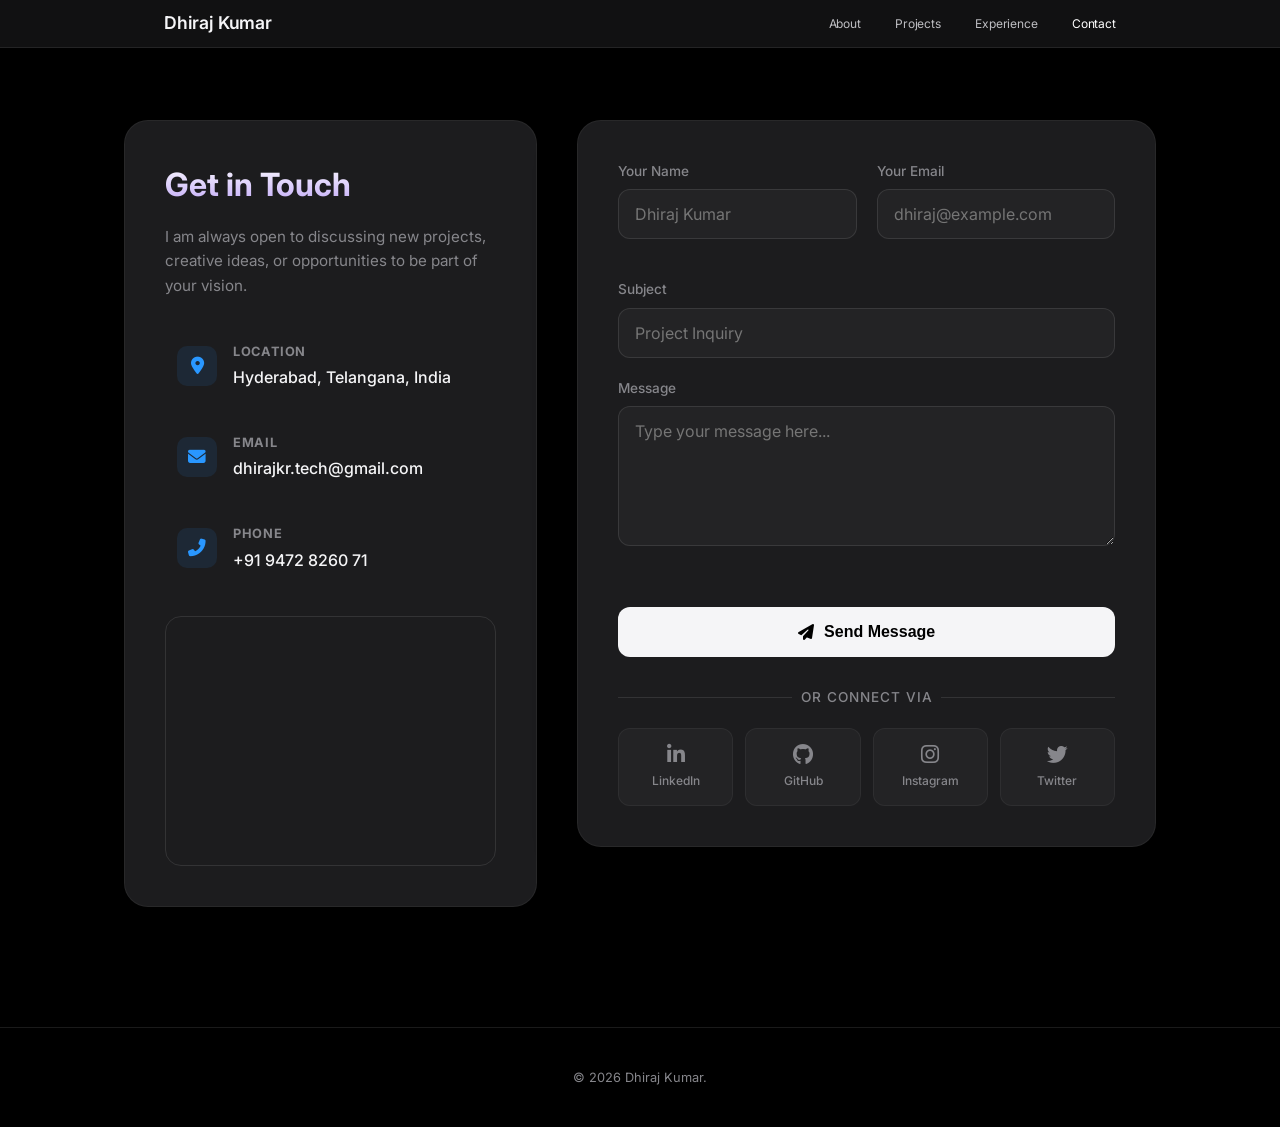
<file: contact.html>
<!DOCTYPE html>
<html lang="en">
<head>
    <meta charset="UTF-8">
    <meta name="viewport" content="width=device-width, initial-scale=1.0">
    <title>Contact | Dhiraj Kumar</title>
    <link rel="icon" href="https://raw.githubusercontent.com/dhiraj7kr/digitalDhiraj/refs/heads/main/Project/Flower.png" type="image/png">
    <link href="https://fonts.googleapis.com/css2?family=Inter:wght@300;400;500;600;700&display=swap" rel="stylesheet">
    <link rel="stylesheet" href="https://cdnjs.cloudflare.com/ajax/libs/font-awesome/6.4.0/css/all.min.css">
    
    <link rel="stylesheet" href="styles.css">
    <link rel="stylesheet" href="contactcss.css">
</head>
<body>
    <nav>
        <div class="nav-container">
            <a href="index.html" class="logo">Dhiraj Kumar</a>
            <div class="nav-links">
                <a href="about.html">About</a>
                <a href="project.html">Projects</a>
                <a href="experience.html">Experience</a>
                <a href="contact.html" class="active">Contact</a>
            </div>
            <div class="hamburger" id="hamburger-btn">
                <div class="line"></div>
                <div class="line"></div>
            </div>
        </div>
    </nav>
    <div class="mobile-menu-overlay" id="mobile-menu">
        <a href="about.html" class="mobile-link">About</a>
        <a href="project.html" class="mobile-link">Projects</a>
        <a href="experience.html" class="mobile-link">Experience</a>
        <a href="contact.html" class="mobile-link">Contact</a>
    </div>

    <section class="contact-section">
        <div class="container">
            <div class="contact-grid">
                
                <div class="info-card">
                    <h2>Get in Touch</h2>
                    <p class="info-text">
                        I am always open to discussing new projects, creative ideas, or opportunities to be part of your vision.
                    </p>

                    <div class="contact-list">
                        <div class="contact-item">
                            <div class="icon-box"><i class="fas fa-map-marker-alt"></i></div>
                            <div class="contact-details">
                                <h3>Location</h3>
                                <p>Hyderabad, Telangana, India</p>
                            </div>
                        </div>

                        <div class="contact-item">
                            <div class="icon-box"><i class="fas fa-envelope"></i></div>
                            <div class="contact-details">
                                <h3>Email</h3>
                                <a href="mailto:dhirajkr.tech@gmail.com">dhirajkr.tech@gmail.com</a>
                            </div>
                        </div>

                        <div class="contact-item">
                            <div class="icon-box"><i class="fas fa-phone-alt"></i></div>
                            <div class="contact-details">
                                <h3>Phone</h3>
                                <a href="tel:+919472826071">+91 9472 8260 71</a>
                            </div>
                        </div>
                    </div>

                    <div class="map-container">
                        <iframe 
                            class="map-frame"
                            src="https://www.google.com/maps/embed?pb=!1m18!1m12!1m3!1d243647.3160407062!2d78.26795895786377!3d17.412299800612457!2m3!1f0!2f0!3f0!3m2!1i1024!2i768!4f13.1!3m3!1m2!1s0x3bcb99daeaebd2c7%3A0xae93b78392bafbc2!2sHyderabad%2C%20Telangana!5e0!3m2!1sen!2sin!4v1700000000000!5m2!1sen!2sin" 
                            allowfullscreen="" 
                            loading="lazy" 
                            referrerpolicy="no-referrer-when-downgrade">
                        </iframe>
                    </div>
                </div>

                <div class="form-card">
                    <form id="contact-form" action="https://formspree.io/f/xnjjveza" method="POST">
                        <div class="form-group-row">
                            <div class="form-group">
                                <label class="form-label">Your Name</label>
                                <input type="text" name="name" class="form-input" placeholder="Dhiraj Kumar" required>
                            </div>
                            <div class="form-group">
                                <label class="form-label">Your Email</label>
                                <input type="email" name="email" class="form-input" placeholder="dhiraj@example.com" required>
                            </div>
                        </div>

                        <div class="form-group">
                            <label class="form-label">Subject</label>
                            <input type="text" name="subject" class="form-input" placeholder="Project Inquiry" required>
                        </div>

                        <div class="form-group">
                            <label class="form-label">Message</label>
                            <textarea name="message" class="form-textarea" placeholder="Type your message here..." required></textarea>
                        </div>

                        <p id="form-status" style="margin-bottom: 15px; font-size: 0.9rem; min-height: 20px;"></p>

                        <button type="submit" class="submit-btn">
                            <i class="fas fa-paper-plane"></i> Send Message
                        </button>
                    </form>

                    <div class="form-divider">Or connect via</div>

                    <div class="social-grid">
                        <a href="https://linkedin.com/in/dhiraj7kr" target="_blank" class="social-card">
                            <i class="fab fa-linkedin-in"></i>
                            <span>LinkedIn</span>
                        </a>
                        <a href="https://github.com/dhiraj7kr" target="_blank" class="social-card">
                            <i class="fab fa-github"></i>
                            <span>GitHub</span>
                        </a>
                        <a href="https://instagram.com/dhiraj7kr" target="_blank" class="social-card">
                            <i class="fab fa-instagram"></i>
                            <span>Instagram</span>
                        </a>
                        <a href="https://twitter.com/dhiraj7kr" target="_blank" class="social-card">
                            <i class="fab fa-twitter"></i>
                            <span>Twitter</span>
                        </a>
                    </div>
                </div>

            </div>
        </div>
    </section>

    <footer><p>© 2026 Dhiraj Kumar.</p></footer>
    <script src="script.js"></script>

    <script>
        const form = document.getElementById("contact-form");
        
        async function handleSubmit(event) {
            event.preventDefault();
            const status = document.getElementById("form-status");
            const btn = form.querySelector('.submit-btn');
            const originalBtnText = btn.innerHTML;

            btn.innerHTML = "<i class='fas fa-spinner fa-spin'></i> Sending...";
            btn.disabled = true;
            status.innerHTML = "";

            const data = new FormData(event.target);

            fetch(event.target.action, {
                method: form.method,
                body: data,
                headers: { 'Accept': 'application/json' }
            }).then(response => {
                if (response.ok) {
                    status.innerHTML = "Message sent successfully!";
                    status.style.color = "#4caf50";
                    form.reset();
                } else {
                    response.json().then(data => {
                        if (Object.hasOwn(data, 'errors')) {
                            status.innerHTML = data["errors"].map(error => error["message"]).join(", ");
                        } else {
                            status.innerHTML = "Oops! There was a problem submitting your form";
                        }
                        status.style.color = "#f44336";
                    })
                }
            }).catch(error => {
                status.innerHTML = "Oops! There was a problem submitting your form";
                status.style.color = "#f44336";
            }).finally(() => {
                btn.innerHTML = originalBtnText;
                btn.disabled = false;
            });
        }
        form.addEventListener("submit", handleSubmit);
    </script>
</body>
</html>
</file>
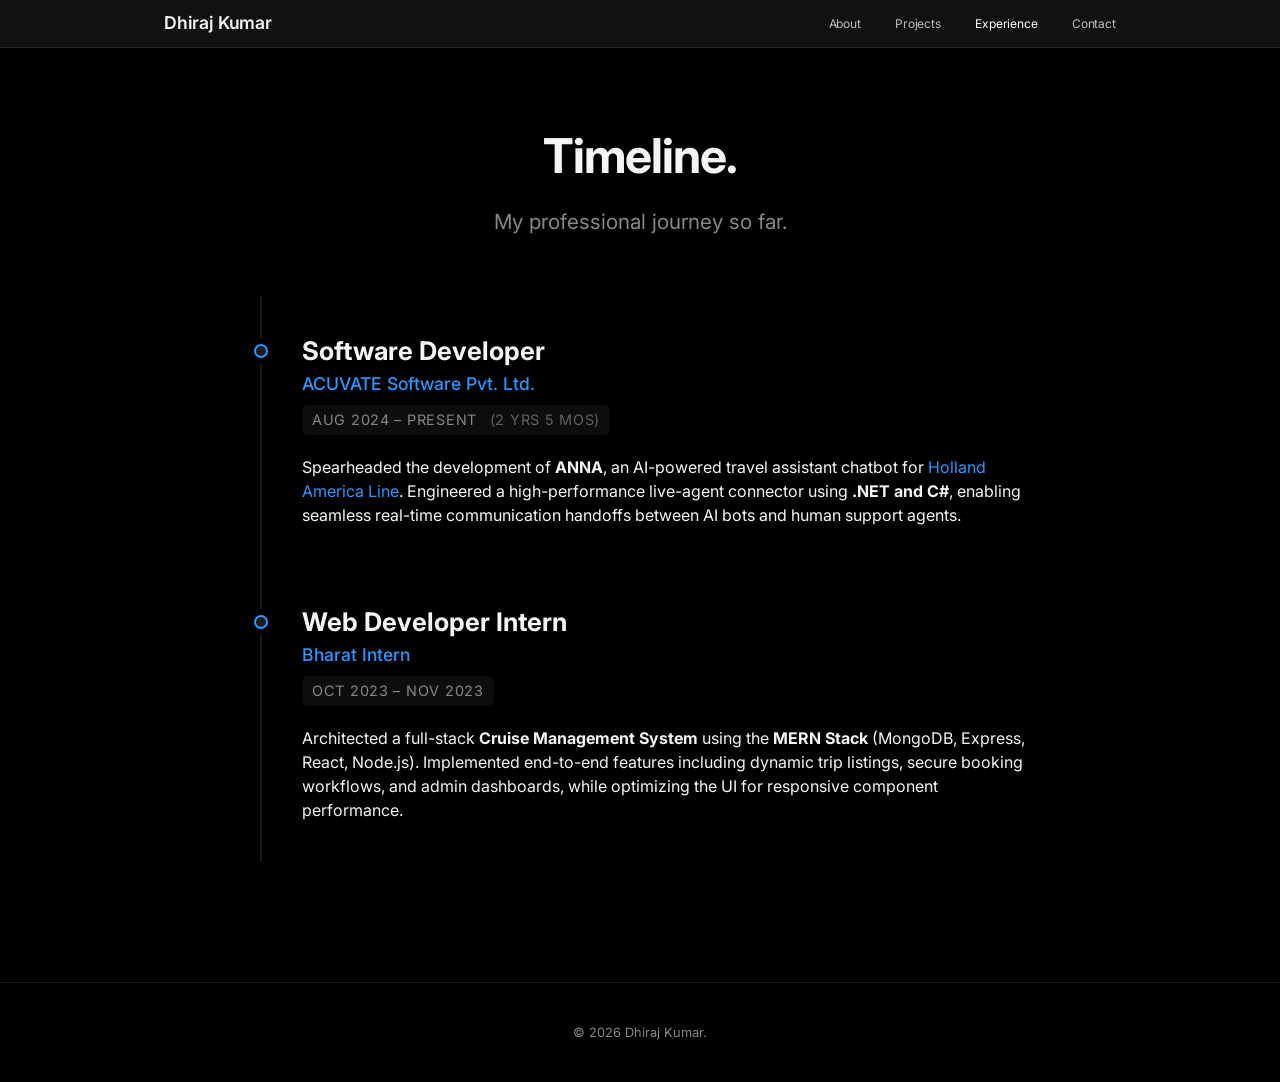
<file: experience.html>
<!DOCTYPE html>
<html lang="en">
<head>
    <meta charset="UTF-8">
    <meta name="viewport" content="width=device-width, initial-scale=1.0">
    <title>Experience | Dhiraj Kumar</title>
    <link rel="icon" href="https://raw.githubusercontent.com/dhiraj7kr/digitalDhiraj/refs/heads/main/Project/Flower.png" type="image/png">
    <link href="https://fonts.googleapis.com/css2?family=Inter:wght@300;400;500;600;700&display=swap" rel="stylesheet">
    
    <link rel="stylesheet" href="styles.css">
    <link rel="stylesheet" href="experience.css">
</head>
<body>
    <nav>
        <div class="nav-container">
            <a href="index.html" class="logo">Dhiraj Kumar</a>
            <div class="nav-links">
                <a href="about.html">About</a>
                <a href="project.html">Projects</a>
                <a href="experience.html" class="active">Experience</a>
                <a href="contact.html">Contact</a>
            </div>
            <div class="hamburger" id="hamburger-btn">
                <div class="line"></div>
                <div class="line"></div>
            </div>
        </div>
    </nav>
    <div class="mobile-menu-overlay" id="mobile-menu">
        <a href="about.html" class="mobile-link">About</a>
        <a href="project.html" class="mobile-link">Projects</a>
        <a href="experience.html" class="mobile-link">Experience</a>
        <a href="contact.html" class="mobile-link">Contact</a>
    </div>

    <section class="section">
        <div class="container">
            <div class="section-header">
                <h2 class="section-title">Timeline.</h2>
                <p class="section-subtitle">My professional journey so far.</p>
            </div>
            
            <div class="timeline-container">
                <div class="timeline-item">
                    <div class="timeline-dot"></div>
                    <div class="exp-role">Software Developer</div>
                    <div class="exp-company">ACUVATE Software Pvt. Ltd.</div>
                    
                    <div class="exp-date">
                        Aug 2024 – Present <span id="duration" style="opacity: 0.7; margin-left: 8px; font-weight: 400;"></span>
                    </div>
                    
                    <p class="exp-detail">
                        Spearheaded the development of <strong>ANNA</strong>, an AI-powered travel assistant chatbot for <a href="https://www.hollandamerica.com/en/us" target="_blank" style="color: var(--accent);">Holland America Line</a>. Engineered a high-performance live-agent connector using <strong>.NET and C#</strong>, enabling seamless real-time communication handoffs between AI bots and human support agents.
                    </p>
                </div>

                <div class="timeline-item">
                    <div class="timeline-dot"></div>
                    <div class="exp-role">Web Developer Intern</div>
                    <div class="exp-company">Bharat Intern</div>
                    <div class="exp-date">Oct 2023 – Nov 2023</div>
                    <p class="exp-detail">
                        Architected a full-stack <strong>Cruise Management System</strong> using the <strong>MERN Stack</strong> (MongoDB, Express, React, Node.js). Implemented end-to-end features including dynamic trip listings, secure booking workflows, and admin dashboards, while optimizing the UI for responsive component performance.
                    </p>
                </div>
            </div>
        </div>
    </section>

    <footer><p>&copy; 2026 Dhiraj Kumar.</p></footer>
    <script src="script.js"></script>

    <script>
        function updateExperience() {
            const startDate = new Date('2024-08-01'); // Start Date: Aug 1, 2024
            const currentDate = new Date();
            
            let years = currentDate.getFullYear() - startDate.getFullYear();
            let months = currentDate.getMonth() - startDate.getMonth();

            if (months < 0) {
                years--;
                months += 12;
            }
            
            // Add 1 to include the current partial month
            months += 1; 

            // Handle overflow if month addition pushes to a new year
            if (months >= 12) {
                years++;
                months -= 12;
            }

            let durationText = "(";
            if (years > 0) durationText += years + (years === 1 ? " yr " : " yrs ");
            if (months > 0) durationText += months + (months === 1 ? " mo" : " mos");
            durationText += ")";

            // Only show if at least 1 month has passed
            if (years === 0 && months === 0) durationText = "(Just started)";

            document.getElementById("duration").textContent = durationText;
        }

        updateExperience();
    </script>
</body>
</html>
</file>
<file: styles.css>
/* --- styles.css --- */

/* 1. PREMIUM APPLE-STYLE VARIABLES */
:root {
    --bg-body: #000000;
    --bg-nav: rgba(22, 22, 23, 0.8);
    --bg-card: #1c1c1e;
    --bg-secondary: #161617;
    
    --text-primary: #f5f5f7;
    --text-secondary: #86868b;
    
    --accent: #2997ff;
    --accent-hover: #0071e3;
    
    --border: rgba(255, 255, 255, 0.1);
    --radius: 18px;
    --font-main: 'Inter', -apple-system, BlinkMacSystemFont, sans-serif;
    
    --transition: all 0.4s cubic-bezier(0.25, 1, 0.5, 1);
}

/* RESET & BASE */
* { box-sizing: border-box; margin: 0; padding: 0; -webkit-font-smoothing: antialiased; }

body {
    background-color: var(--bg-body);
    color: var(--text-primary);
    font-family: var(--font-main);
    line-height: 1.5;
    overflow-x: hidden;
}

a { text-decoration: none; color: inherit; transition: var(--transition); }
ul { list-style: none; }

/* 2. LAYOUT UTILITIES */
.container {
    max-width: 1080px;
    margin: 0 auto;
    padding: 0 24px;
}

.section { padding: 120px 0; min-height: 80vh; }

.section-header { text-align: center; margin-bottom: 60px; max-width: 700px; margin-left: auto; margin-right: auto; }

.section-title {
    font-size: 3rem;
    font-weight: 700;
    margin-bottom: 15px;
    letter-spacing: -0.02em;
}

.section-subtitle {
    font-size: 1.3rem;
    color: var(--text-secondary);
    font-weight: 400;
    line-height: 1.4;
}

/* 3. NAVIGATION */
nav {
    position: fixed;
    top: 0;
    width: 100%;
    height: 48px;
    background: var(--bg-nav);
    backdrop-filter: saturate(180%) blur(20px);
    -webkit-backdrop-filter: saturate(180%) blur(20px);
    z-index: 9999;
    border-bottom: 1px solid rgba(255,255,255,0.08);
    display: flex;
    align-items: center;
}

.nav-container {
    display: flex;
    justify-content: space-between;
    align-items: center;
    width: 100%;
    max-width: 1000px;
    margin: 0 auto;
    padding: 0 24px;
    height: 100%;
}

.logo { 
    font-size: 1.1rem; 
    font-weight: 600; 
    letter-spacing: -0.01em; 
    color: var(--text-primary);
    z-index: 102;
}

.nav-links { display: flex; gap: 34px; }
.nav-links a { 
    font-size: 0.75rem; 
    color: #e8e8ed; 
    opacity: 0.8; 
    letter-spacing: -0.01em;
    transition: opacity 0.2s ease; 
}
.nav-links a:hover, .nav-links a.active { opacity: 1; color: white; }

/* 4. MOBILE MENU */
.hamburger {
    display: none;
    flex-direction: column;
    justify-content: space-between;
    width: 20px;
    height: 10px;
    cursor: pointer;
    z-index: 102;
}

.line {
    width: 100%;
    height: 1px;
    background-color: var(--text-primary);
    transition: var(--transition);
}

.mobile-menu-overlay {
    position: fixed;
    top: 0;
    left: 0;
    width: 100%;
    height: 100vh;
    background: #000;
    z-index: 100;
    display: flex;
    flex-direction: column;
    padding-top: 80px;
    padding-left: 40px;
    opacity: 0;
    pointer-events: none;
    transition: opacity 0.4s ease, visibility 0.4s;
    visibility: hidden;
}

.mobile-menu-overlay.active { opacity: 1; pointer-events: auto; visibility: visible; }
.mobile-link { font-size: 1.8rem; font-weight: 600; color: var(--text-primary); margin-bottom: 24px; }
.hamburger.active .line:nth-child(1) { transform: translateY(4.5px) rotate(45deg); }
.hamburger.active .line:nth-child(2) { transform: translateY(-4.5px) rotate(-45deg); }

/* 5. HERO STYLES (Index) */
.hero {
    min-height: 100vh;
    display: flex;
    align-items: center;
    justify-content: center;
    text-align: center;
    padding-top: 60px;
    background: radial-gradient(circle at 50% 120%, #1c1c1e 0%, #000 70%);
}

.hero h1 {
    font-size: clamp(3rem, 8vw, 5.5rem);
    font-weight: 700;
    line-height: 1.05;
    letter-spacing: -0.03em;
    background: linear-gradient(180deg, #fff 0%, #bca1f7 100%);
    -webkit-background-clip: text;
    -webkit-text-fill-color: transparent;
    margin-bottom: 24px;
}

.hero p {
    font-size: 1.4rem;
    color: var(--text-secondary);
    max-width: 600px;
    margin: 0 auto 40px;
}

.btn-group { display: flex; gap: 20px; justify-content: center; flex-wrap: wrap; }
.btn {
    padding: 14px 32px;
    border-radius: 980px;
    font-size: 1.05rem;
    font-weight: 500;
    cursor: pointer;
    transition: var(--transition);
    border: none;
}
.btn-primary { background: var(--text-primary); color: #000; }
.btn-primary:hover { transform: scale(1.03); box-shadow: 0 0 20px rgba(255,255,255,0.3); }
.btn-outline { background: transparent; border: 1px solid var(--text-primary); color: var(--text-primary); }
.btn-outline:hover { background: rgba(255,255,255,0.1); }

/* 6. PROJECT CARDS (Projects) */
.projects-grid {
    display: grid;
    grid-template-columns: repeat(auto-fit, minmax(320px, 1fr));
    gap: 24px;
}
.project-card {
    background: var(--bg-card);
    border-radius: var(--radius);
    overflow: hidden;
    transition: var(--transition);
    box-shadow: 0 4px 24px rgba(0,0,0,0.4);
}
.project-card:hover { transform: scale(1.02); background: #252527; }
.project-img {
    height: 220px;
    background: linear-gradient(135deg, #2c3e50, #000);
    display: flex; align-items: center; justify-content: center;
    font-size: 3rem; color: rgba(255,255,255,0.2);
}
.project-content { padding: 30px; }
.project-title { font-size: 1.5rem; font-weight: 600; margin-bottom: 8px; }
.project-desc { color: var(--text-secondary); margin-bottom: 20px; }
.tech-pill {
    font-size: 0.75rem; background: rgba(255,255,255,0.1);
    color: var(--text-primary); padding: 6px 12px;
    border-radius: 20px; display: inline-block; margin-right: 6px;
}
.link-text { display: inline-block; margin-top: 15px; color: var(--accent); font-weight: 500; }

/* 7. SKILLS (About) */
.skills-container {
    background: var(--bg-secondary); border-radius: var(--radius);
    padding: 40px; display: grid;
    grid-template-columns: repeat(auto-fit, minmax(200px, 1fr)); gap: 40px;
}
.skill-group h3 { color: var(--text-secondary); margin-bottom: 15px; text-transform: uppercase; font-size: 0.9rem; }
.skill-item { display: block; font-size: 1.1rem; margin-bottom: 10px; font-weight: 500; }

/* -- Skill Icons Styling -- */
.skill-item i { width: 25px; transition: transform 0.3s ease; }
.skill-item:hover i { transform: scale(1.2); }

/* Specific Brand Colors */
.skill-item .fa-java { color: #e76f00; }     /* Java Orange */
.skill-item .fa-js { color: #f7df1e; }       /* JS Yellow */
.skill-item .fa-python { color: #3776ab; }   /* Python Blue */
.skill-item .fa-code { color: #9b4993; }     /* C# Purple */
.skill-item .fa-leaf { color: #6db33f; }     /* Spring Green */
.skill-item .fa-database { color: #47a248; } /* MongoDB/SQL Green */
.skill-item .fa-server { color: #007aff; }   /* API Blue */
.skill-item .fa-react { color: #61dafb; }    /* React Blue */
.skill-item .fa-html5 { color: #e34c26; }    /* HTML Orange */
.skill-item .fa-mobile { color: #61dafb; }   /* Mobile/React Native */


/* 8. TIMELINE (Experience) */
.timeline-item {
    padding: 30px 0; border-left: 2px solid #333;
    padding-left: 30px; position: relative;
}
.timeline-dot {
    width: 12px; height: 12px; background: var(--accent);
    border-radius: 50%; position: absolute; left: -7px; top: 36px;
    box-shadow: 0 0 0 4px var(--bg-body);
}
.exp-role { font-size: 1.5rem; font-weight: 600; }
.exp-company { font-size: 1.1rem; color: var(--accent); }
.exp-date { font-size: 0.9rem; color: var(--text-secondary); margin-bottom: 15px; display: block; }

/* 9. CONTACT */
.contact-box {
    background: var(--bg-card); border-radius: var(--radius);
    padding: 60px 40px; text-align: center;
}

/* FOOTER */
footer { padding: 40px 0; text-align: center; color: var(--text-secondary); font-size: 0.8rem; border-top: 1px solid var(--border); }

/* MEDIA QUERIES */
@media (max-width: 768px) {
    .nav-links { display: none; }
    .hamburger { display: flex; }
    .hero h1 { font-size: 2.8rem; }
    .btn-group { flex-direction: column; width: 100%; }
    .btn { width: 100%; }
}
</file>
<file: contactcss.css>
/* --- contactcss.css --- */

/* 1. LAYOUT GRID */
.contact-section {
    padding: 120px 0;
    min-height: 100vh;
    display: flex;
    align-items: center;
}

.contact-grid {
    display: grid;
    grid-template-columns: 1fr 1.4fr;
    gap: 40px;
    align-items: start;
}

/* 2. SHARED CARD STYLING */
.info-card, .form-card {
    background: var(--bg-card);
    border: 1px solid rgba(255, 255, 255, 0.05);
    border-radius: 24px;
    padding: 40px;
    box-shadow: 0 20px 40px rgba(0, 0, 0, 0.4);
    backdrop-filter: blur(10px);
}

/* 3. LEFT COLUMN: INFO & MAP */
.info-card h2 {
    font-size: 2rem;
    font-weight: 700;
    margin-bottom: 16px;
    background: linear-gradient(180deg, #fff 0%, #bca1f7 100%);
    -webkit-background-clip: text;
    -webkit-text-fill-color: transparent;
}

.info-text {
    font-size: 0.95rem;
    color: var(--text-secondary);
    line-height: 1.6;
    margin-bottom: 32px;
}

/* Contact List (Location/Phone) */
.contact-list {
    margin-bottom: 32px;
}

.contact-item {
    display: flex;
    align-items: center;
    gap: 16px;
    margin-bottom: 20px;
    padding: 12px;
    border-radius: 12px;
    transition: background 0.3s ease;
}

.contact-item:hover {
    background: rgba(255, 255, 255, 0.03);
}

.icon-box {
    width: 40px;
    height: 40px;
    background: rgba(41, 151, 255, 0.1);
    border-radius: 10px;
    display: flex;
    align-items: center;
    justify-content: center;
    color: var(--accent);
    font-size: 1.1rem;
    flex-shrink: 0;
}

.contact-details h3 {
    font-size: 0.8rem;
    text-transform: uppercase;
    color: var(--text-secondary);
    letter-spacing: 0.05em;
    margin-bottom: 4px;
}

.contact-details p, .contact-details a {
    font-size: 1rem;
    color: var(--text-primary);
    font-weight: 500;
}

/* Map Container */
.map-container {
    width: 100%;
    height: 250px; /* Increased height for better visibility */
    border-radius: 16px;
    overflow: hidden;
    margin-top: auto;
    border: 1px solid rgba(255,255,255,0.1);
}

.map-frame {
    width: 100%;
    height: 100%;
    border: 0;
    filter: grayscale(100%) invert(92%) contrast(83%);
}

/* 4. RIGHT COLUMN: FORM & SOCIALS */
.form-group-row {
    display: grid;
    grid-template-columns: 1fr 1fr;
    gap: 20px;
    margin-bottom: 20px;
}

.form-group { margin-bottom: 20px; }

.form-label {
    display: block;
    font-size: 0.85rem;
    font-weight: 500;
    color: var(--text-secondary);
    margin-bottom: 8px;
}

.form-input, .form-textarea {
    width: 100%;
    background: rgba(255, 255, 255, 0.03);
    border: 1px solid rgba(255, 255, 255, 0.1);
    border-radius: 12px;
    padding: 14px 16px;
    font-family: var(--font-main);
    font-size: 1rem;
    color: var(--text-primary);
    outline: none;
    transition: all 0.3s ease;
}

.form-input:focus, .form-textarea:focus {
    border-color: var(--accent);
    background: rgba(41, 151, 255, 0.05);
}

.form-textarea { resize: vertical; min-height: 140px; }

/* Submit Button */
.submit-btn {
    width: 100%;
    background: var(--text-primary);
    color: #000;
    font-weight: 600;
    border: none;
    padding: 16px;
    border-radius: 12px;
    cursor: pointer;
    font-size: 1rem;
    transition: transform 0.2s ease, box-shadow 0.2s ease;
    display: flex;
    align-items: center;
    justify-content: center;
    gap: 10px; /* Space between text and icon */
}

.submit-btn:hover {
    transform: translateY(-2px);
    box-shadow: 0 10px 20px rgba(255, 255, 255, 0.15);
}

/* Divider "OR" */
.form-divider {
    text-align: center;
    margin: 30px 0 20px;
    position: relative;
    color: var(--text-secondary);
    font-size: 0.85rem;
    font-weight: 500;
    text-transform: uppercase;
    letter-spacing: 1px;
}

.form-divider::before, .form-divider::after {
    content: '';
    position: absolute;
    top: 50%;
    width: 35%; /* Length of the line */
    height: 1px;
    background: rgba(255, 255, 255, 0.1);
}

.form-divider::before { left: 0; }
.form-divider::after { right: 0; }

/* Social Grid (Now Below Form) */
.social-grid {
    display: grid;
    grid-template-columns: repeat(4, 1fr); /* 4 in a row */
    gap: 12px;
}

.social-card {
    background: rgba(255, 255, 255, 0.03);
    border: 1px solid rgba(255, 255, 255, 0.05);
    border-radius: 12px;
    padding: 15px;
    display: flex;
    flex-direction: column;
    align-items: center;
    justify-content: center;
    text-align: center;
    gap: 8px;
    transition: all 0.3s cubic-bezier(0.25, 1, 0.5, 1);
    text-decoration: none;
}

.social-card i {
    font-size: 1.3rem;
    color: var(--text-secondary);
    transition: color 0.3s ease;
}

.social-card span {
    font-size: 0.75rem;
    color: var(--text-secondary);
    font-weight: 500;
}

.social-card:hover {
    background: rgba(255, 255, 255, 0.08);
    transform: translateY(-3px);
    border-color: rgba(255, 255, 255, 0.1);
}

.social-card:hover span { color: var(--text-primary); }
.social-card:hover .fa-linkedin-in { color: #0077b5; }
.social-card:hover .fa-github { color: #fff; }
.social-card:hover .fa-instagram { color: #E1306C; }
.social-card:hover .fa-twitter { color: #1DA1F2; }


/* 5. RESPONSIVE */
@media (max-width: 900px) {
    .contact-grid { grid-template-columns: 1fr; gap: 40px; }
    .social-grid { grid-template-columns: repeat(4, 1fr); }
    .form-group-row { grid-template-columns: 1fr; }
}

@media (max-width: 500px) {
    .social-grid { grid-template-columns: repeat(2, 1fr); } /* 2x2 on small screens */
}
</file>
<file: experience.css>
/* --- experience.css --- */

/* TIMELINE CONTAINER */
.timeline-container {
    max-width: 800px;
    margin: 0 auto;
    padding-left: 20px;
}

/* TIMELINE ITEM */
.timeline-item {
    padding: 40px 0 40px 40px;
    border-left: 2px solid rgba(255, 255, 255, 0.1);
    position: relative;
    transition: border-color 0.3s ease;
}

.timeline-item:hover {
    border-left-color: var(--accent);
}

/* DOT INDICATOR */
.timeline-dot {
    width: 14px;
    height: 14px;
    background: var(--bg-card);
    border: 2px solid var(--accent);
    border-radius: 50%;
    position: absolute;
    left: -8px;
    top: 48px;
    box-shadow: 0 0 0 6px var(--bg-body);
    transition: background-color 0.3s ease, transform 0.3s ease;
}

.timeline-item:hover .timeline-dot {
    background-color: var(--accent);
    transform: scale(1.2);
}

/* CONTENT TYPOGRAPHY */
.exp-role {
    font-size: 1.6rem;
    font-weight: 700;
    color: var(--text-primary);
    line-height: 1.2;
    margin-bottom: 4px;
}

.exp-company {
    font-size: 1.1rem;
    color: var(--accent);
    font-weight: 500;
    margin-bottom: 8px;
}

.exp-date {
    font-size: 0.9rem;
    color: var(--text-secondary);
    text-transform: uppercase;
    letter-spacing: 0.05em;
    margin-bottom: 20px;
    display: inline-block;
    background: rgba(255,255,255,0.05);
    padding: 4px 10px;
    border-radius: 6px;
}

/* NEW: LIST STYLING FOR DETAILS */
.exp-detail-list {
    list-style-type: disc !important; /* Force bullets back */
    padding-left: 18px;
    margin-top: 10px;
}

.exp-detail-list li {
    font-size: 1.05rem;
    color: #a1a1a6;
    line-height: 1.7;
    margin-bottom: 10px;
    max-width: 95%;
}
</file>
